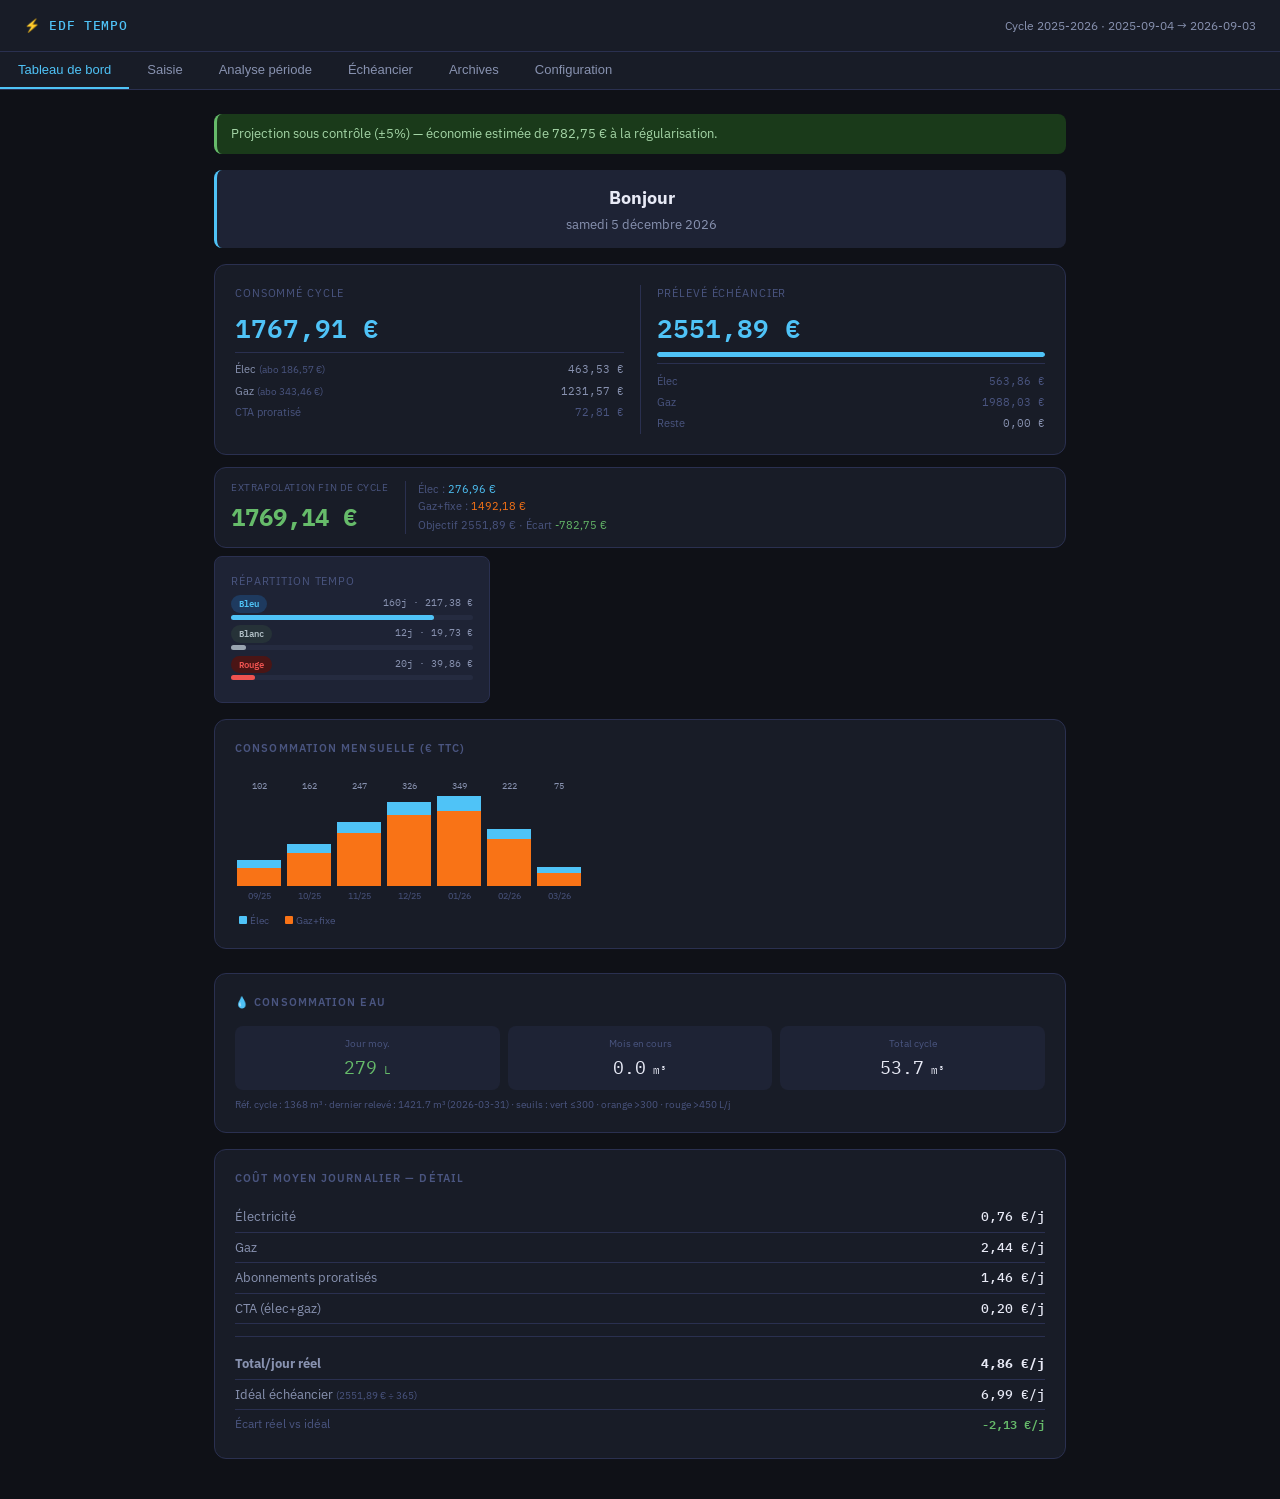
<file: pilotage-energetique/index.html>
<!DOCTYPE html>
<html lang="fr">
<head>
<meta charset="UTF-8">
<meta name="viewport" content="width=device-width, initial-scale=1.0, maximum-scale=1.0, user-scalable=no">
<title>EDF Tempo — Suivi Lebesgue</title>
<link rel="stylesheet" href="styles.css">
<link rel="manifest" href="manifest.json">
</head>
<body>
<div class="shell">

<div class="topbar">
  <span class="topbar-logo">⚡ EDF TEMPO</span>
  <span id="tb-cycle" class="topbar-cycle"></span>
</div>

<!-- Top tabs (desktop) -->
<div class="top-tabs">
  <button class="tab active" data-tab="dashboard">Tableau de bord</button>
  <button class="tab" data-tab="saisie">Saisie</button>
  <button class="tab" data-tab="periode">Analyse période</button>
  <button class="tab" data-tab="echeancier">Échéancier</button>
  <button class="tab" data-tab="archives">Archives</button>
  <button class="tab" data-tab="config">Configuration</button>
</div>

<div class="content">

<!-- ═══════════ TABLEAU DE BORD ═══════════ -->
<div class="panel active" id="tab-dashboard">
  <div id="db-alert"></div>
  <div id="db-reco"></div>
  <div id="db-fusion"></div>
  <div id="db-fin-cycle"></div>
  <div id="db-fin-mois"></div>
  <div class="kpi-grid" id="db-kpi"></div>
  <div style="display:flex;gap:.5rem;flex-wrap:wrap;align-items:stretch">
    <div style="flex:1;min-width:260px;display:flex;flex-direction:column;gap:.5rem">
      <div class="card" style="flex:1"><div class="card-title">Consommation mensuelle (€ TTC)</div><div id="db-months"></div></div>
      <div class="card" id="db-water-card"><div class="card-title">💧 Consommation eau</div><div id="db-water"></div></div>
    </div>
  </div>
  <div id="db-tooltip" style="position:fixed;pointer-events:none;display:none;background:var(--bg2);border:1px solid var(--border);border-radius:var(--r);padding:.4rem .6rem;font-size:11px;color:var(--text);box-shadow:0 2px 8px rgba(0,0,0,.3);z-index:999;white-space:nowrap"></div>
  <div class="card"><div class="card-title">Coût moyen journalier — détail</div><div id="db-daily"></div></div>
</div>

<!-- ═══════════ SAISIE ═══════════ -->
<div class="panel" id="tab-saisie">
  <div class="card">
    <div class="card-title">Relevé du jour</div>
    <div class="fg" style="margin-bottom:.75rem">
      <label>Date du relevé</label>
      <input type="date" id="s-date">
    </div>
    <div id="s-prev-info" style="font-size:11px;color:var(--text3);margin-bottom:.75rem;padding:6px 8px;background:var(--bg3);border-radius:var(--r);display:none"></div>

    <div style="font-size:11px;font-weight:600;color:var(--text2);text-transform:uppercase;letter-spacing:.06em;margin-bottom:.5rem">⚡ Électricité — index compteur (kWh)</div>
    <div class="form-grid3" style="margin-bottom:.75rem">
      <div class="fg"><label>HC Bleu</label><input type="number" id="s-hcb" step="1" inputmode="numeric"></div>
      <div class="fg"><label>HP Bleu</label><input type="number" id="s-hpb" step="1" inputmode="numeric"></div>
      <div class="fg"><label>HC Blanc</label><input type="number" id="s-hcw" step="1" inputmode="numeric"></div>
      <div class="fg"><label>HP Blanc</label><input type="number" id="s-hpw" step="1" inputmode="numeric"></div>
      <div class="fg"><label>HC Rouge</label><input type="number" id="s-hcr" step="1" inputmode="numeric"></div>
      <div class="fg"><label>HP Rouge</label><input type="number" id="s-hpr" step="1" inputmode="numeric"></div>
    </div>

    <div style="font-size:11px;font-weight:600;color:var(--text2);text-transform:uppercase;letter-spacing:.06em;margin-bottom:.5rem">🔥 Gaz — index m³</div>
    <div class="fg" style="margin-bottom:.75rem">
      <input type="number" id="s-gval" step="0.1" inputmode="decimal" placeholder="ex: 9580,1">
      <div id="s-prev-gas" style="font-size:11px;color:var(--text3);margin-top:.25rem;display:none"></div>
    </div>

    <div style="font-size:11px;font-weight:600;color:var(--text2);text-transform:uppercase;letter-spacing:.06em;margin-bottom:.5rem">💧 Eau — index m³</div>
    <div class="fg" style="margin-bottom:1rem">
      <input type="number" id="s-wval" step="0.001" inputmode="decimal" placeholder="ex: 1234,567">
      <div id="s-prev-water" style="font-size:11px;color:var(--text3);margin-top:.25rem;display:none"></div>
    </div>

    <button class="btn btn-primary btn-full" id="s-save-btn" style="font-size:16px;padding:.75rem">Enregistrer le relevé</button>
    <div id="import-msg" style="font-size:12px;color:var(--green);margin-top:.5rem;text-align:center"></div>
  </div>
  <div class="card">
    <div class="card-title">Import CSV Enedis/GRDF</div>
    <div style="font-size:12px;color:var(--text2);margin-bottom:.75rem">Prévisualisez les données avant import.</div>
    <div class="form-grid">
      <div>
        <div class="file-drop" id="drop-elec">
          <input type="file" accept=".csv" id="s-csv-elec">
          <div class="file-drop-text">⚡ CSV Linky (Enedis)<br><span style="font-size:11px;color:var(--text3)">mes-index-elec-*.csv</span></div>
        </div>
      </div>
      <div>
        <div class="file-drop" id="drop-gas">
          <input type="file" accept=".csv" id="s-csv-gas">
          <div class="file-drop-text">🔥 CSV Gazpar (GRDF)<br><span style="font-size:11px;color:var(--text3)">mes-index-gaz-*.csv</span></div>
        </div>
      </div>
    </div>
    <div id="import-msg" style="font-size:12px;color:var(--green);margin-top:.5rem"></div>
    <div id="csv-preview" style="margin-top:.75rem"></div>
  </div>
  <div class="card">
    <div class="card-title">Historique des relevés</div>
    <div id="hist-table"></div>
    <div style="margin-top:.75rem;padding-top:.75rem;border-top:1px solid var(--border)">
      <button class="btn btn-danger btn-sm" id="s-purge-btn">🗑 Purger tous les relevés du cycle</button>
      <span style="font-size:11px;color:var(--text3);margin-left:.75rem">Utile pour tester l'import CSV</span>
    </div>
  </div>
</div>

<!-- ═══════════ ANALYSE PÉRIODE ═══════════ -->
<div class="panel" id="tab-periode">
  <div class="card">
    <div class="card-title">Interroger une période</div>
    <div class="form-grid">
      <div class="fg"><label>Du</label><input type="date" id="p-from"></div>
      <div class="fg"><label>Au</label><input type="date" id="p-to"></div>
    </div>
    <button class="btn btn-primary" id="p-analyze-btn">Analyser</button>
    <div id="p-result" style="margin-top:1rem"></div>
  </div>
</div>

<!-- ═══════════ ÉCHÉANCIER ═══════════ -->
<div class="panel" id="tab-echeancier">
  <div class="card"><div class="card-title">Situation de l'échéancier</div><div id="ech-bloc"></div></div>
  <div class="card"><div class="card-title">Pilotage — objectif fin de cycle</div><div id="ech-pilotage"></div></div>
  <div class="card"><div class="card-title">Détail des prélèvements</div><div id="ech-detail"></div></div>
</div>

<!-- ═══════════ ARCHIVES ═══════════ -->
<div class="panel" id="tab-archives">
  <div class="card">
    <div class="card-title">Cycles archivés</div>
    <div id="arch-list"></div>
  </div>
  <div class="card" id="arch-detail-card" style="display:none">
    <div class="card-title" id="arch-detail-title"></div>
    <div id="arch-detail"></div>
  </div>
</div>

<!-- ═══════════ CONFIGURATION ═══════════ -->
<div class="panel" id="tab-config">
  <div class="card">
    <div class="card-title">Cycle de facturation actuel</div>
    <div class="form-grid">
      <div class="fg"><label>Début du cycle</label><input type="date" id="c-start"></div>
      <div class="fg"><label>Fin prévisionnelle</label><input type="date" id="c-end"></div>
    </div>
    <div class="form-grid3">
      <div class="fg"><label>Mensualité TTC (€)</label><input type="number" id="c-ech" step="0.01"></div>
      <div class="fg"><label>dont Élec (€)</label><input type="number" id="c-ech-elec" step="0.01"></div>
      <div class="fg"><label>dont Gaz (€)</label><input type="number" id="c-ech-gaz" step="0.01"></div>
    </div>
    <div class="form-grid">
      <div class="fg"><label>Nb mensualités</label><input type="number" id="c-months" step="1" value="11"></div>
    </div>
    <button class="btn btn-primary" id="c-save-btn">Enregistrer</button>
  </div>
  <div class="card">
    <div class="card-title">Tarifs en vigueur — historique</div>
    <div style="font-size:12px;color:var(--text2);margin-bottom:.75rem">Les anciens tarifs sont conservés. Chaque journée est calculée avec le tarif en vigueur à sa date.</div>
    <div id="tarif-history"></div>
    <div class="sep"></div>
    <div style="font-size:12px;color:var(--text2);margin-bottom:.75rem;font-weight:600">Ajouter un nouveau tarif</div>
    <div class="form-grid">
      <div class="fg"><label>Date d'effet</label><input type="date" id="t-date"></div>
      <div class="fg"><label>Abo Élec TTC/mois (€)</label><input type="number" id="t-abo-elec" step="0.01"></div>
    </div>
    <div class="form-grid3">
      <div class="fg"><label>Bleu HC</label><input type="number" id="t-bhc" step="0.0001"></div>
      <div class="fg"><label>Bleu HP</label><input type="number" id="t-bhp" step="0.0001"></div>
      <div class="fg"></div>
    </div>
    <div class="form-grid3">
      <div class="fg"><label>Blanc HC</label><input type="number" id="t-whc" step="0.0001"></div>
      <div class="fg"><label>Blanc HP</label><input type="number" id="t-whp" step="0.0001"></div>
      <div class="fg"></div>
    </div>
    <div class="form-grid3">
      <div class="fg"><label>Rouge HC</label><input type="number" id="t-rhc" step="0.0001"></div>
      <div class="fg"><label>Rouge HP</label><input type="number" id="t-rhp" step="0.0001"></div>
      <div class="fg"></div>
    </div>
    <div class="form-grid">
      <div class="fg"><label>Abo Gaz TTC/mois (€)</label><input type="number" id="t-abo-gaz" step="0.01"></div>
      <div class="fg"><label>Gaz €/kWh TTC</label><input type="number" id="t-gaz" step="0.0001"></div>
    </div>
    <div class="form-grid">
      <div class="fg"><label>CTA Élec/an TTC (€)</label><input type="number" id="t-cta-elec" step="0.01"></div>
      <div class="fg"><label>CTA Gaz/an TTC (€)</label><input type="number" id="t-cta-gaz" step="0.01"></div>
    </div>
    <button class="btn btn-primary" id="c-add-tarif-btn">Ajouter ce tarif</button>
  </div>
  <div class="card" style="border-color:var(--red2)">
    <div class="card-title" style="color:var(--red)">Nouveau cycle — Réception de facture EDF</div>
    <div style="font-size:12px;color:var(--text2);margin-bottom:.75rem">Saisir les index de la facture. Cela clôture le cycle actuel et en démarre un nouveau.</div>
    <div class="form-grid">
      <div class="fg"><label>Date de la facture</label><input type="date" id="nc-date"></div>
      <div class="fg"><label>Nouvelle mensualité (€)</label><input type="number" id="nc-ech" step="0.01"></div>
    </div>
    <div style="font-size:11px;color:var(--text3);margin-bottom:.5rem">Index élec sur la facture</div>
    <div class="form-grid3">
      <div class="fg"><label>HC Bleu</label><input type="number" id="nc-hcb" step="1"></div>
      <div class="fg"><label>HP Bleu</label><input type="number" id="nc-hpb" step="1"></div>
      <div class="fg"></div>
    </div>
    <div class="form-grid3">
      <div class="fg"><label>HC Blanc</label><input type="number" id="nc-hcw" step="1"></div>
      <div class="fg"><label>HP Blanc</label><input type="number" id="nc-hpw" step="1"></div>
      <div class="fg"></div>
    </div>
    <div class="form-grid3">
      <div class="fg"><label>HC Rouge</label><input type="number" id="nc-hcr" step="1"></div>
      <div class="fg"><label>HP Rouge</label><input type="number" id="nc-hpr" step="1"></div>
      <div class="fg"></div>
    </div>
    <div class="form-grid">
      <div class="fg"><label>Index gaz (m³)</label><input type="number" id="nc-gaz" step="1"></div>
      <div class="fg"></div>
    </div>
    <button class="btn btn-danger btn-full" id="c-new-cycle-btn">Clôturer le cycle et démarrer le suivant</button>
  </div>
  <div class="card">
    <div class="card-title">Sauvegarde des données</div>
    <div style="font-size:13px;color:var(--text2);margin-bottom:.75rem">Exportez vos données pour les sauvegarder, ou importez une sauvegarde existante.</div>
    <div style="display:flex;gap:8px;flex-wrap:wrap">
      <button class="btn btn-primary" id="c-export-btn">Exporter (backup JSON)</button>
      <label class="btn" style="cursor:pointer">
        Importer une sauvegarde
        <input type="file" accept=".json" id="c-import-file" style="display:none">
      </label>
    </div>
  </div>
  <div id="config-msg" style="font-size:12px;color:var(--green);margin-top:.5rem;text-align:center"></div>
</div>

</div><!-- .content -->

<!-- Bottom nav (mobile) -->
<nav class="bottom-nav">
  <button class="nav-item active" data-tab="dashboard"><span class="nav-icon">⚡</span><span class="nav-label">Tableau</span></button>
  <button class="nav-item" data-tab="saisie"><span class="nav-icon">✏️</span><span class="nav-label">Saisie</span></button>
  <button class="nav-item" data-tab="periode"><span class="nav-icon">📊</span><span class="nav-label">Période</span></button>
  <button class="nav-item" data-tab="echeancier"><span class="nav-icon">💶</span><span class="nav-label">Échéancier</span></button>
  <button class="nav-item" data-tab="archives"><span class="nav-icon">🗄️</span><span class="nav-label">Archives</span></button>
  <button class="nav-item" data-tab="config"><span class="nav-icon">⚙️</span><span class="nav-label">Config</span></button>
</nav>

</div><!-- .shell -->

<script type="module" src="js/app.js"></script>
</body>
</html>
</file>
<file: pilotage-energetique/styles.css>
@import url('https://fonts.googleapis.com/css2?family=IBM+Plex+Mono:wght@400;500&family=IBM+Plex+Sans:wght@300;400;500;600&display=swap');
:root{
  --bg:#0f1117;--bg2:#181c27;--bg3:#1e2335;--bg4:#252b40;
  --border:#2a3050;--border2:#3a4570;
  --text:#e8eaf6;--text2:#8892b0;--text3:#4a5580;
  --blue:#4fc3f7;--blue2:#1e3a5f;--blue3:#0d2040;
  --white:#b0bec5;--white2:#263238;
  --red:#ef5350;--red2:#4a1515;--red3:#2a0a0a;
  --green:#66bb6a;--green2:#1a3a1a;
  --amber:#ffa726;--amber2:#3a2800;
  --purple:#ce93d8;--purple2:#2a1a35;
  --teal:#26c6da;
  --font:'IBM Plex Sans',sans-serif;
  --mono:'IBM Plex Mono',monospace;
  --r:8px;--r2:12px;
}
*{box-sizing:border-box;margin:0;padding:0}
body{font-family:var(--font);background:var(--bg);color:var(--text);font-size:14px;line-height:1.5;min-height:100vh}
/* ── LAYOUT ── */
.shell{display:flex;flex-direction:column;min-height:100vh}
.topbar{background:var(--bg2);border-bottom:1px solid var(--border);padding:0 1.5rem;display:flex;align-items:center;gap:1rem;height:52px;flex-shrink:0;position:sticky;top:0;z-index:100}
.topbar-logo{font-family:var(--mono);font-size:13px;font-weight:500;color:var(--blue);letter-spacing:.05em;white-space:nowrap}
.topbar-cycle{font-size:12px;color:var(--text2);margin-left:auto;white-space:nowrap}
.topbar-today{font-family:var(--mono);font-size:12px;padding:3px 10px;border-radius:20px;margin-left:.5rem}
.tempo-blue{background:var(--blue2);color:var(--blue)}
.tempo-white{background:var(--white2);color:var(--white)}
.tempo-red{background:var(--red2);color:var(--red)}
.tabs{background:var(--bg2);border-bottom:1px solid var(--border);display:flex;gap:0;overflow-x:auto;flex-shrink:0}
.tab{padding:10px 18px;font-size:13px;cursor:pointer;border:none;background:none;color:var(--text2);border-bottom:2px solid transparent;white-space:nowrap;transition:color .15s}
.tab:hover{color:var(--text)}
.tab.active{color:var(--blue);border-bottom-color:var(--blue)}
.content{flex:1;padding:1.5rem;max-width:900px;margin:0 auto;width:100%}
/* ── CARDS ── */
.card{background:var(--bg2);border:1px solid var(--border);border-radius:var(--r2);padding:1.25rem;margin-bottom:1rem}
.card-title{font-size:11px;font-weight:600;color:var(--text3);text-transform:uppercase;letter-spacing:.1em;margin-bottom:1rem}
/* ── KPI GRID ── */
.kpi-grid{display:grid;grid-template-columns:repeat(3,minmax(0,1fr));gap:.75rem;margin-bottom:1rem}
.kpi{background:var(--bg3);border:1px solid var(--border);border-radius:var(--r);padding:1rem}
.kpi-label{font-size:11px;color:var(--text3);text-transform:uppercase;letter-spacing:.08em;margin-bottom:.4rem}
.kpi-val{font-family:var(--mono);font-size:22px;font-weight:500;line-height:1}
.kpi-sub{font-size:11px;color:var(--text2);margin-top:.35rem}
.c-ok{color:var(--green)}.c-warn{color:var(--amber)}.c-danger{color:var(--red)}.c-blue{color:var(--blue)}.c-purple{color:var(--purple)}
/* ── PROGRESS ── */
.prog-wrap{margin:.5rem 0}
.prog-bg{height:4px;background:var(--bg4);border-radius:2px}
.prog-fill{height:4px;border-radius:2px;transition:width .5s}
/* ── ROW INFO ── */
.irow{display:flex;justify-content:space-between;align-items:center;padding:5px 0;font-size:13px;border-bottom:1px solid var(--border)}
.irow:last-child{border-bottom:none}
.irow .label{color:var(--text2)}
.irow .val{font-family:var(--mono);font-weight:500}
.sep{height:1px;background:var(--border);margin:.75rem 0}
/* ── ALERT ── */
.alert{padding:10px 14px;border-radius:var(--r);font-size:13px;margin-bottom:1rem;border-left:3px solid}
.alert-ok{background:var(--green2);border-color:var(--green);color:#a5d6a7}
.alert-warn{background:var(--amber2);border-color:var(--amber);color:#ffcc80}
.alert-danger{background:var(--red2);border-color:var(--red);color:#ef9a9a}
/* ── TABLE ── */
.tbl-wrap{overflow-x:auto}
table{width:100%;border-collapse:collapse;font-size:12px}
th{font-size:10px;color:var(--text3);text-align:left;padding:6px 8px;border-bottom:1px solid var(--border);font-weight:600;letter-spacing:.06em;text-transform:uppercase}
td{padding:6px 8px;border-bottom:1px solid var(--border);font-family:var(--mono);color:var(--text)}
tr:hover td{background:var(--bg3)}
tr:last-child td{border-bottom:none}
/* ── FORMS ── */
.form-grid{display:grid;grid-template-columns:1fr 1fr;gap:.75rem;margin-bottom:.75rem}
.form-grid3{display:grid;grid-template-columns:1fr 1fr 1fr;gap:.75rem;margin-bottom:.75rem}
.fg{display:flex;flex-direction:column;gap:4px}
.fg label{font-size:11px;color:var(--text2);text-transform:uppercase;letter-spacing:.06em}
.fg input,.fg select{background:var(--bg3);border:1px solid var(--border);border-radius:var(--r);padding:7px 10px;font-size:13px;color:var(--text);font-family:var(--mono);width:100%;outline:none}
.fg input:focus,.fg select:focus{border-color:var(--blue)}
.fg select option{background:var(--bg3)}
.btn{padding:8px 18px;border-radius:var(--r);font-size:13px;font-weight:500;cursor:pointer;border:1px solid var(--border);background:var(--bg3);color:var(--text);transition:all .15s;font-family:var(--font)}
.btn:hover{background:var(--bg4);border-color:var(--border2)}
.btn-primary{background:var(--blue2);border-color:var(--blue);color:var(--blue)}
.btn-primary:hover{background:#1a2f50}
.btn-danger{background:var(--red2);border-color:var(--red);color:var(--red)}
.btn-full{width:100%}
.btn-sm{padding:4px 10px;font-size:11px}
/* ── BADGES ── */
.badge{display:inline-block;padding:2px 8px;border-radius:20px;font-size:11px;font-weight:600;font-family:var(--mono)}
.b-blue{background:var(--blue2);color:var(--blue)}
.b-white{background:var(--white2);color:var(--white)}
.b-red{background:var(--red2);color:var(--red)}
.b-gas{background:#1a3030;color:var(--teal)}
.b-ok{background:var(--green2);color:var(--green)}
.b-warn{background:var(--amber2);color:var(--amber)}
/* ── EXTRAP BOXES ── */
.extrap-grid{display:grid;grid-template-columns:1fr 1fr;gap:.75rem;margin-bottom:1rem}
.extrap-box{background:var(--bg3);border:1px solid var(--border);border-radius:var(--r);padding:1rem}
.extrap-box .et{font-size:11px;color:var(--text3);text-transform:uppercase;letter-spacing:.08em;margin-bottom:.5rem}
.extrap-box .ev{font-family:var(--mono);font-size:26px;font-weight:500}
.extrap-box .es{font-size:11px;color:var(--text2);margin-top:.3rem}
/* ── PANEL ── */
.panel{display:none}.panel.active{display:block}
/* ── MONTH BARS ── */
.month-bars-wrap{overflow-x:auto;-webkit-overflow-scrolling:touch;padding-bottom:4px}
.month-bars{display:flex;flex-direction:row;gap:6px;align-items:flex-end;height:130px;min-width:max-content;padding:0 2px}
.month-bar-wrap{display:flex;flex-direction:column;align-items:center;gap:3px;width:44px;flex-shrink:0}
.month-bar-bg{flex:1;width:100%;display:flex;align-items:flex-end;min-height:4px}
.month-bar-fill{width:100%;border-radius:3px 3px 0 0;min-height:3px;transition:height .4s}
.month-bar-label{font-size:9px;color:var(--text3);white-space:nowrap}
.month-bar-val{font-size:9px;color:var(--text2);font-family:var(--mono);white-space:nowrap}
/* ── FILE INPUT ── */
.file-drop{border:2px dashed var(--border);border-radius:var(--r);padding:1.5rem;text-align:center;cursor:pointer;transition:border-color .2s;position:relative}
.file-drop:hover{border-color:var(--blue)}
.file-drop input[type=file]{position:absolute;inset:0;opacity:0;cursor:pointer;width:100%;height:100%}
.file-drop-text{font-size:13px;color:var(--text2)}
/* ── SCROLL ── */
::-webkit-scrollbar{width:6px;height:6px}
::-webkit-scrollbar-track{background:var(--bg)}
::-webkit-scrollbar-thumb{background:var(--border2);border-radius:3px}

.reco{padding:10px 14px;border-radius:var(--r);font-size:13px;margin-bottom:6px;border-left:3px solid var(--teal,#0d9488);background:var(--bg3);color:var(--text2);}
.reco b{color:var(--text);}
@media(max-width:767px){
  .kpi-grid{grid-template-columns:1fr}
  .form-grid{grid-template-columns:1fr}
  .form-grid3{grid-template-columns:1fr 1fr}
  .extrap-grid{grid-template-columns:1fr}
  .kpi-val{font-size:18px}
}

/* ── BOTTOM NAV (mobile-first) ── */
.bottom-nav{
  position:fixed;bottom:0;left:0;right:0;
  height:60px;background:var(--bg2);border-top:1px solid var(--border);
  display:flex;align-items:stretch;z-index:200;
  padding-bottom:env(safe-area-inset-bottom);
}
.nav-item{
  flex:1;display:flex;flex-direction:column;align-items:center;
  justify-content:center;gap:2px;border:none;background:none;
  color:var(--text3);cursor:pointer;font-size:10px;font-family:var(--font);
  padding:0;transition:color .15s;
}
.nav-item.active{color:var(--blue)}
.nav-icon{font-size:20px;line-height:1}
.nav-label{font-size:9px;letter-spacing:.04em;text-transform:uppercase}

/* ── TOP TABS (desktop only) ── */
.top-tabs{display:none}
@media(min-width:768px){
  .top-tabs{
    background:var(--bg2);border-bottom:1px solid var(--border);
    display:flex;gap:0;overflow-x:auto;flex-shrink:0;
  }
  .bottom-nav{display:none}
}

/* ── CONTENT padding for bottom nav ── */
@media(max-width:767px){
  .content{padding-bottom:calc(60px + 1rem)}
}

/* ── 100dvh ── */
.shell{min-height:100dvh}

/* ── PWA standalone ── */
@media all and (display-mode: standalone) {
  .bottom-nav { display: flex !important; }
  .top-tabs { display: none !important; }
}
</file>
